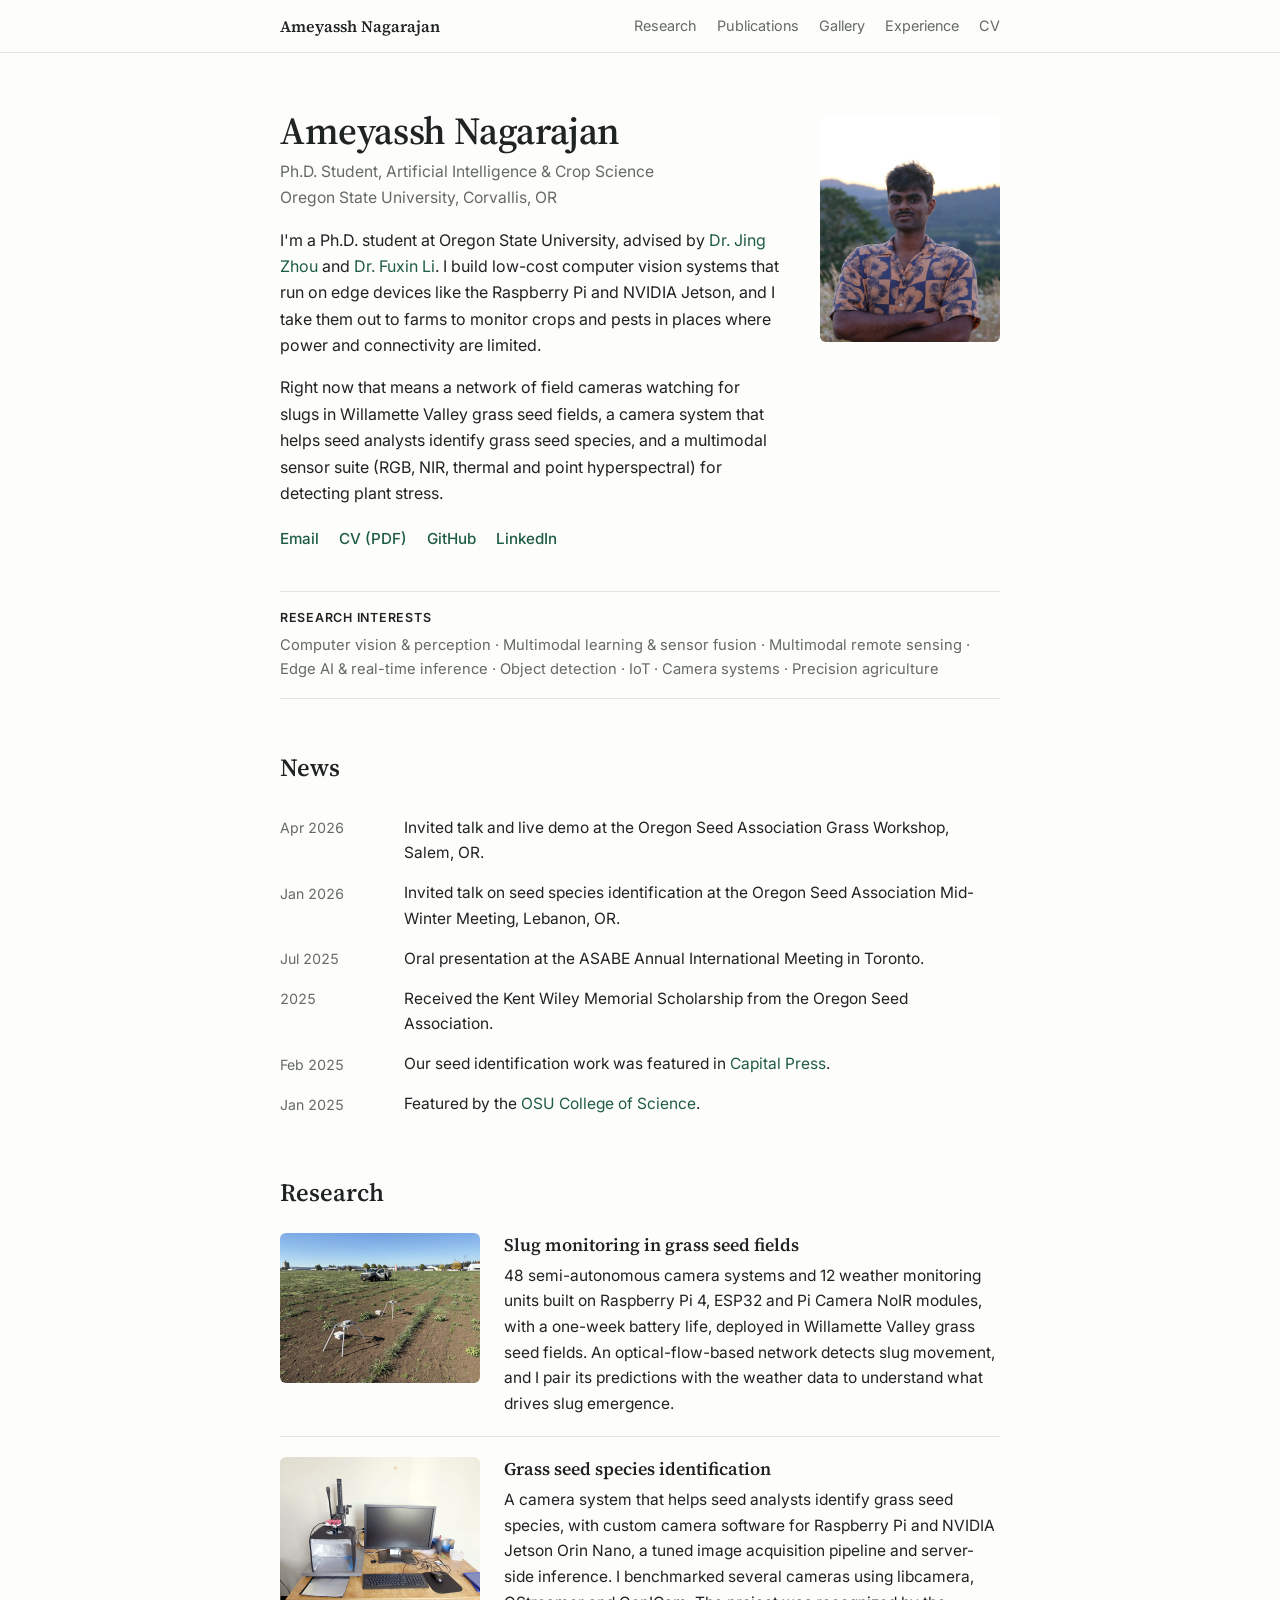
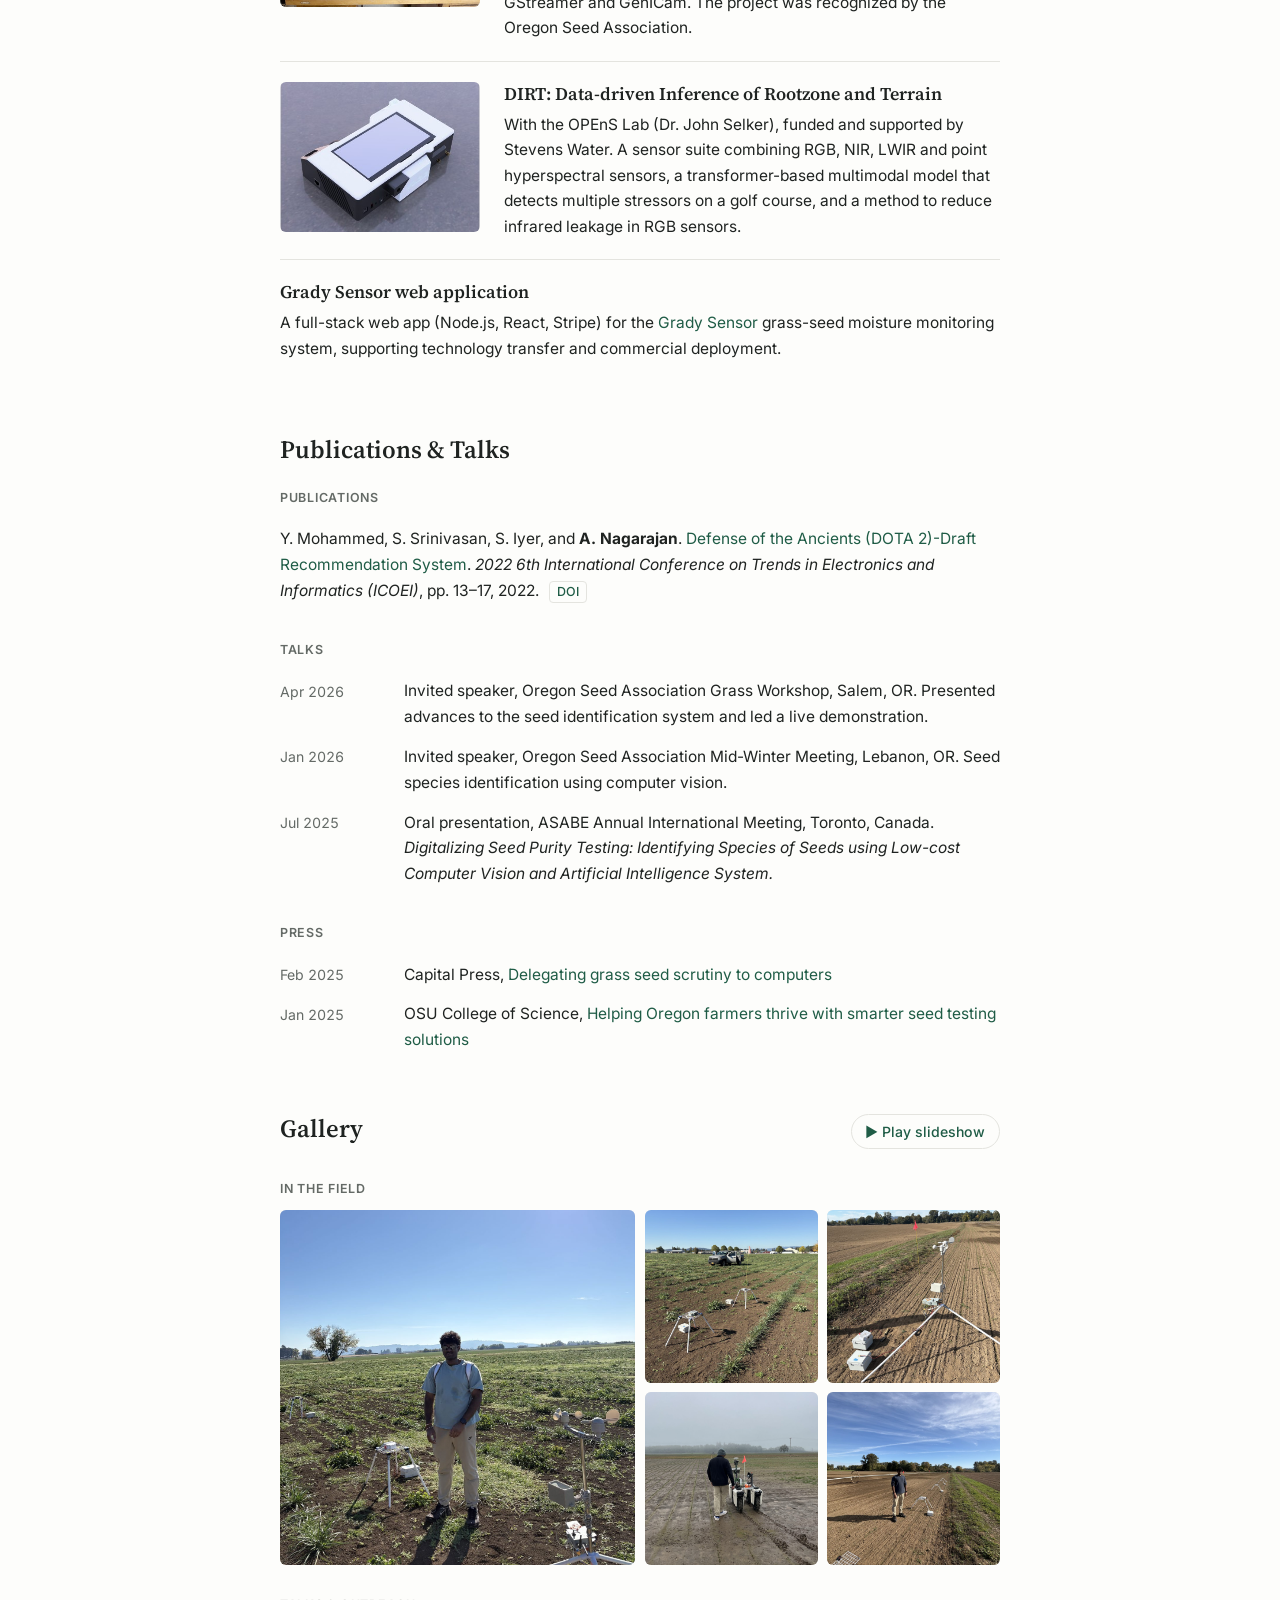
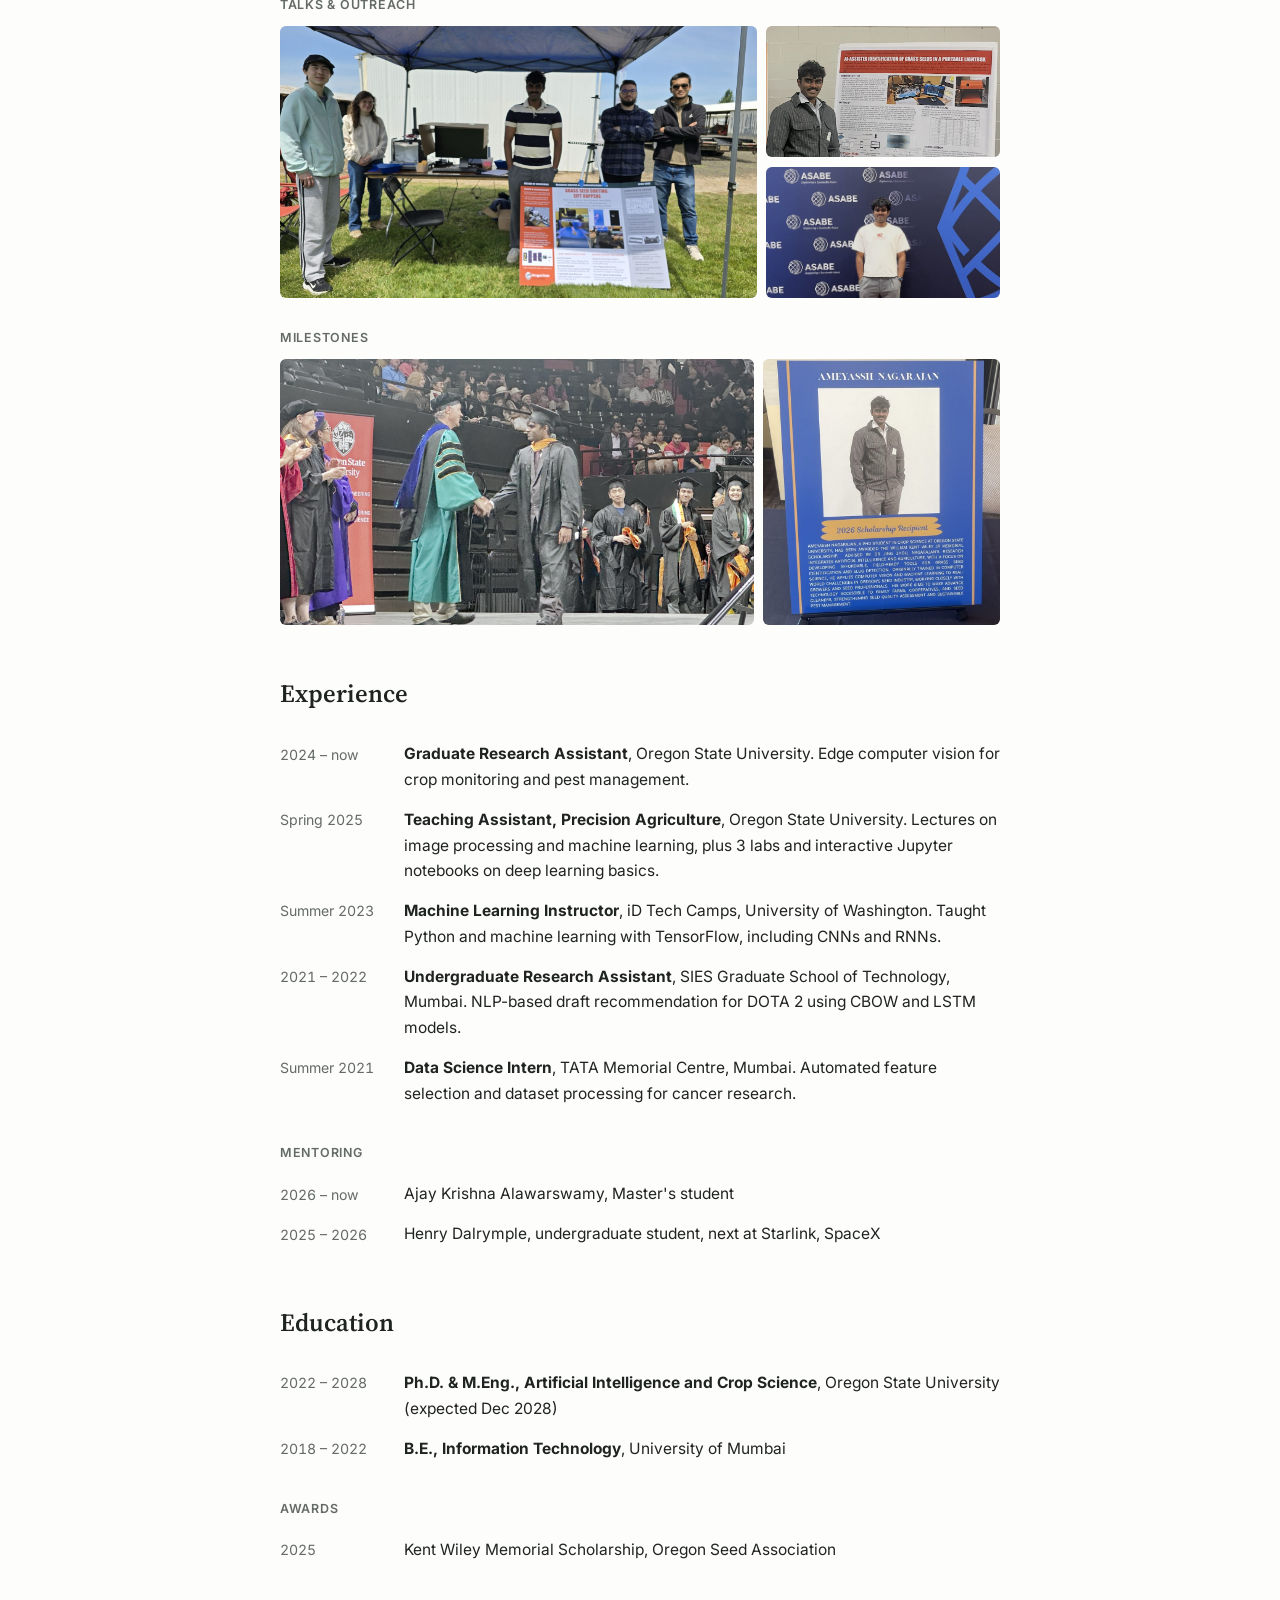
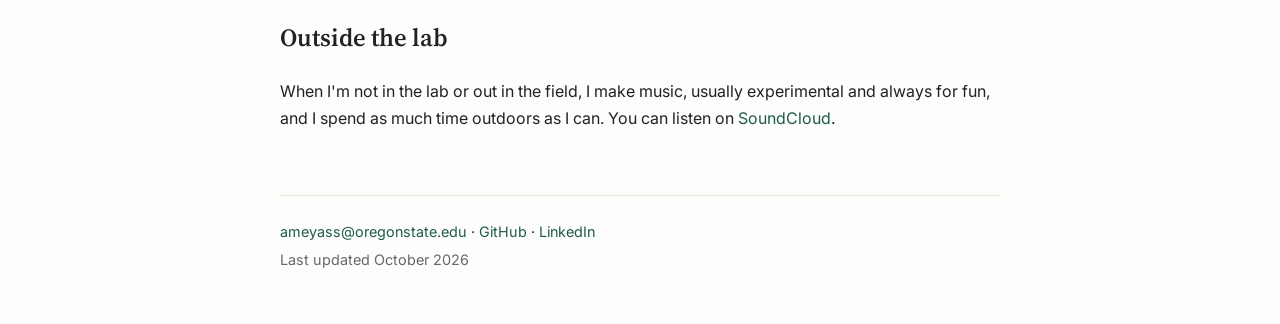
<file: docs/index.html>
<!DOCTYPE html>
<html lang="en">
<head>
  <meta charset="UTF-8">
  <meta name="viewport" content="width=device-width, initial-scale=1.0">
  <title>Ameyassh Nagarajan</title>
  <meta name="description" content="Ameyassh Nagarajan, Ph.D. student in Artificial Intelligence and Crop Science at Oregon State University. Low-cost, edge-deployable computer vision for crop monitoring and pest management.">
  <meta property="og:title" content="Ameyassh Nagarajan">
  <meta property="og:description" content="Ph.D. student in Artificial Intelligence and Crop Science at Oregon State University.">
  <meta property="og:image" content="https://ameyasshn7.github.io/assets/img/headshot.jpg">
  <meta property="og:url" content="https://ameyasshn7.github.io/">
  <meta name="color-scheme" content="light dark">
  <link rel="icon" href="assets/favicon.svg" type="image/svg+xml">
  <link rel="preconnect" href="https://fonts.googleapis.com">
  <link rel="preconnect" href="https://fonts.gstatic.com" crossorigin>
  <link href="https://fonts.googleapis.com/css2?family=Inter:wght@400;500;600&family=Source+Serif+4:opsz,wght@8..60,400;8..60,600&display=swap" rel="stylesheet">
  <link rel="stylesheet" href="style.css?v=20261017">
</head>
<body>

  <nav class="topnav" aria-label="Sections">
    <div class="wrap topnav-inner">
      <a class="brand" href="#top">Ameyassh Nagarajan</a>
      <div class="topnav-links">
        <a href="#research">Research</a>
        <a class="wide-only" href="#publications">Publications</a>
        <a href="#gallery">Gallery</a>
        <a class="wide-only" href="#experience">Experience</a>
        <a href="files/Ameyassh_Nagarajan_Resume.pdf">CV</a>
      </div>
    </div>
  </nav>

  <main class="wrap" id="top">

    <!-- ============ INTRO ============ -->
    <header class="intro">
      <div class="intro-text">
        <h1>Ameyassh Nagarajan</h1>
        <p class="role">Ph.D. Student, Artificial Intelligence &amp; Crop Science<br>Oregon State University, Corvallis, OR</p>

        <p>
          I'm a Ph.D. student at Oregon State University, advised by
          <a href="https://cropandsoil.oregonstate.edu/users/jing-zhou">Dr. Jing Zhou</a> and
          <a href="https://web.engr.oregonstate.edu/~lif/">Dr. Fuxin Li</a>.
          I build low-cost computer vision systems that run on edge devices like the Raspberry Pi and NVIDIA Jetson,
          and I take them out to farms to monitor crops and pests in places where power and connectivity are limited.
        </p>
        <p>
          Right now that means a network of field cameras watching for slugs in Willamette Valley grass seed fields,
          a camera system that helps seed analysts identify grass seed species, and a multimodal sensor suite
          (RGB, NIR, thermal and point hyperspectral) for detecting plant stress.
        </p>

        <ul class="links">
          <li><a href="mailto:ameyass@oregonstate.edu">Email</a></li>
          <li><a href="files/Ameyassh_Nagarajan_Resume.pdf">CV (PDF)</a></li>
          <li><a href="https://github.com/ameyasshn7">GitHub</a></li>
          <li><a href="https://www.linkedin.com/in/ameyasshn7/">LinkedIn</a></li>
        </ul>
      </div>

      <!-- Replace assets/img/headshot.jpg with your photo (portrait, about 4:5) -->
      <img class="headshot" src="assets/img/headshot.jpg" alt="Ameyassh Nagarajan" width="1000" height="1250">
    </header>

    <p class="interests">
      <span class="label">Research interests</span>
      <span>Computer vision &amp; perception</span> · <span>Multimodal learning &amp; sensor fusion</span> · <span>Multimodal remote sensing</span> · <span>Edge AI &amp; real-time inference</span> · <span>Object detection</span> · <span>IoT</span> · <span>Camera systems</span> · <span>Precision agriculture</span>
    </p>

    <!-- ============ NEWS ============ -->
    <section id="news">
      <h2>News</h2>
      <ul class="dated">
        <li><span class="date">Apr 2026</span><span>Invited talk and live demo at the Oregon Seed Association Grass Workshop, Salem, OR.</span></li>
        <li><span class="date">Jan 2026</span><span>Invited talk on seed species identification at the Oregon Seed Association Mid-Winter Meeting, Lebanon, OR.</span></li>
        <li><span class="date">Jul 2025</span><span>Oral presentation at the ASABE Annual International Meeting in Toronto.</span></li>
        <li><span class="date">2025</span><span>Received the Kent Wiley Memorial Scholarship from the Oregon Seed Association.</span></li>
        <li><span class="date">Feb 2025</span><span>Our seed identification work was featured in <a href="https://capitalpress.com/2025/02/21/delegating-grass-seed-scrutiny-to-computers/">Capital Press</a>.</span></li>
        <li><span class="date">Jan 2025</span><span>Featured by the <a href="https://science.oregonstate.edu/impact/2025/01/helping-oregon-farmers-thrive-with-smarter-seed-testing-solutions">OSU College of Science</a>.</span></li>
      </ul>
    </section>

    <!-- ============ RESEARCH ============ -->
    <section id="research">
      <h2>Research</h2>

      <article class="project">
        <img src="assets/img/research-slug.jpg" alt="Slug monitoring camera nodes in a grass seed field" loading="lazy" width="1200" height="900">
        <div>
          <h3>Slug monitoring in grass seed fields</h3>
          <p>
            48 semi-autonomous camera systems and 12 weather monitoring units built on Raspberry Pi 4, ESP32 and
            Pi Camera NoIR modules, with a one-week battery life, deployed in Willamette Valley grass seed fields.
            An optical-flow-based network detects slug movement, and I pair its predictions with the weather data
            to understand what drives slug emergence.
          </p>
        </div>
      </article>

      <article class="project">
        <img src="assets/img/research-seed.jpg" alt="Early prototype of the seed classification system, 2025" loading="lazy" width="1600" height="1200">
        <div>
          <h3>Grass seed species identification</h3>
          <p>
            A camera system that helps seed analysts identify grass seed species, with custom camera software for
            Raspberry Pi and NVIDIA Jetson Orin Nano, a tuned image acquisition pipeline and server-side inference.
            I benchmarked several cameras using libcamera, GStreamer and GenICam. The project was recognized by the
            Oregon Seed Association.
          </p>
        </div>
      </article>

      <article class="project">
        <img src="assets/img/research-dirt.jpg" alt="Rendering of the DIRT multimodal sensor unit" loading="lazy" width="388" height="290">
        <div>
          <h3>DIRT: Data-driven Inference of Rootzone and Terrain</h3>
          <p>
            With the OPEnS Lab (Dr. John Selker), funded and supported by Stevens Water. A sensor suite combining
            RGB, NIR, LWIR and point hyperspectral sensors, a transformer-based multimodal model that detects
            multiple stressors on a golf course, and a method to reduce infrared leakage in RGB sensors.
          </p>
        </div>
      </article>

      <article class="project no-img">
        <div>
          <h3>Grady Sensor web application</h3>
          <p>
            A full-stack web app (Node.js, React, Stripe) for the
            <a href="https://digiseedtech.com/">Grady Sensor</a> grass-seed moisture monitoring system,
            supporting technology transfer and commercial deployment.
          </p>
        </div>
      </article>
    </section>

    <!-- ============ PUBLICATIONS & TALKS ============ -->
    <section id="publications">
      <h2>Publications &amp; Talks</h2>

      <h3 class="sub">Publications</h3>
      <ul class="refs">
        <li>
          Y. Mohammed, S. Srinivasan, S. Iyer, and <strong>A. Nagarajan</strong>.
          <a href="https://ieeexplore.ieee.org/document/9776822">Defense of the Ancients (DOTA 2)-Draft Recommendation System</a>.
          <em>2022 6th International Conference on Trends in Electronics and Informatics (ICOEI)</em>, pp. 13–17, 2022.
          <a class="tag" href="https://doi.org/10.1109/ICOEI53556.2022.9776822">DOI</a>
        </li>
      </ul>

      <h3 class="sub">Talks</h3>
      <ul class="dated">
        <li><span class="date">Apr 2026</span><span>Invited speaker, Oregon Seed Association Grass Workshop, Salem, OR. Presented advances to the seed identification system and led a live demonstration.</span></li>
        <li><span class="date">Jan 2026</span><span>Invited speaker, Oregon Seed Association Mid-Winter Meeting, Lebanon, OR. Seed species identification using computer vision.</span></li>
        <li><span class="date">Jul 2025</span><span>Oral presentation, ASABE Annual International Meeting, Toronto, Canada. <em>Digitalizing Seed Purity Testing: Identifying Species of Seeds using Low-cost Computer Vision and Artificial Intelligence System.</em></span></li>
      </ul>

      <h3 class="sub">Press</h3>
      <ul class="dated">
        <li><span class="date">Feb 2025</span><span>Capital Press, <a href="https://capitalpress.com/2025/02/21/delegating-grass-seed-scrutiny-to-computers/">Delegating grass seed scrutiny to computers</a></span></li>
        <li><span class="date">Jan 2025</span><span>OSU College of Science, <a href="https://science.oregonstate.edu/impact/2025/01/helping-oregon-farmers-thrive-with-smarter-seed-testing-solutions">Helping Oregon farmers thrive with smarter seed testing solutions</a></span></li>
      </ul>
    </section>

    <!-- ============ GALLERY ============ -->
    <!-- To change a photo: replace the file in assets/img/ (same name) and edit the caption text below. -->
    <section id="gallery">
      <div class="section-head">
        <h2>Gallery</h2>
        <button type="button" class="slideshow-btn" id="slideshow-btn">▶&#xFE0E; Play slideshow</button>
      </div>

      <!-- Mosaic layout: the "feature" photo is the large tile. Captions show on hover and in the photo viewer. -->
      <h3 class="sub">In the field</h3>
      <div class="mosaic mosaic-field">
        <figure class="feature"><img src="assets/img/field-02.jpg" alt="Ameyassh in the field with slug monitoring nodes and a weather monitoring unit" loading="lazy" width="1200" height="1600" style="object-position: center 80%"><figcaption>Setting up slug monitoring nodes and a weather monitoring unit, Oct 2026</figcaption></figure>
        <figure><img src="assets/img/field-01.jpg" alt="Slug monitoring camera nodes in a grass seed field" loading="lazy" width="1600" height="1200"><figcaption>Slug monitoring camera nodes in a Willamette Valley grass seed field, Oct 2026</figcaption></figure>
        <figure><img src="assets/img/field-03.jpg" alt="Weather monitoring unit with anemometer and wind vane in a field" loading="lazy" width="1200" height="1600" style="object-position: center 25%"><figcaption>Weather monitoring unit with anemometer and wind vane, Oct 2026</figcaption></figure>
        <figure><img src="assets/img/field-04.jpg" alt="Ameyassh walking behind a farm-ng robot in a foggy field" loading="lazy" width="1200" height="1600" style="object-position: center 70%"><figcaption>Testing image stitching on a farm-ng robot with an NVIDIA Jetson and an e-con Systems camera</figcaption></figure>
        <figure><img src="assets/img/field-05.jpg" alt="Ameyassh standing next to a row of slug monitoring camera nodes in a tilled field" loading="lazy" width="1200" height="1600" style="object-position: center 70%"><figcaption>Checking a row of slug monitoring camera nodes in a grass seed field</figcaption></figure>
      </div>

      <h3 class="sub">Talks &amp; outreach</h3>
      <div class="mosaic mosaic-talks">
        <figure class="feature"><img src="assets/img/talk-hyslop-farm-day.jpg" alt="Ameyassh and teammates presenting a seed sorting system under a tent at Hyslop Farm Day" loading="lazy" width="1600" height="901"><figcaption>Presenting the seed sorting and identification system at Hyslop Farm Day, Albany, OR</figcaption></figure>
        <figure><img src="assets/img/talk-seed-ai-poster-2025.jpg" alt="Ameyassh next to the poster AI-Assisted Identification of Grass Seeds in a Portable Lightbox" loading="lazy" width="856" height="860" style="object-position: center 40%"><figcaption>Introducing the Seed AI system, Albany, Oregon, Jan 2025</figcaption></figure>
        <figure><img src="assets/img/conf-asabe-2025.jpg" alt="Ameyassh in front of the ASABE backdrop at the 2025 Annual International Meeting" loading="lazy" width="1600" height="569"><figcaption>ASABE Annual International Meeting, Toronto, Jul 2025</figcaption></figure>
      </div>

      <h3 class="sub">Milestones</h3>
      <div class="mosaic mosaic-milestones">
        <figure><img src="assets/img/milestone-ms-commencement.jpg" alt="Ameyassh shaking hands on stage at his master's commencement at Oregon State University" loading="lazy" width="1600" height="900"><figcaption>Master's commencement, Oregon State University</figcaption></figure>
        <figure><img src="assets/img/milestone-scholarship-board.jpg" alt="Scholarship recipient board for Ameyassh Nagarajan, William Kent Wiley Jr. Memorial Research Scholarship" loading="lazy" width="768" height="960"><figcaption>Kent Wiley Memorial Scholarship recipient, Oregon Seed Association</figcaption></figure>
      </div>
    </section>

    <!-- ============ EXPERIENCE ============ -->
    <section id="experience">
      <h2>Experience</h2>
      <ul class="dated">
        <li><span class="date">2024 – now</span><span><strong>Graduate Research Assistant</strong>, Oregon State University. Edge computer vision for crop monitoring and pest management.</span></li>
        <li><span class="date">Spring 2025</span><span><strong>Teaching Assistant, Precision Agriculture</strong>, Oregon State University. Lectures on image processing and machine learning, plus 3 labs and interactive Jupyter notebooks on deep learning basics.</span></li>
        <li><span class="date">Summer 2023</span><span><strong>Machine Learning Instructor</strong>, iD Tech Camps, University of Washington. Taught Python and machine learning with TensorFlow, including CNNs and RNNs.</span></li>
        <li><span class="date">2021 – 2022</span><span><strong>Undergraduate Research Assistant</strong>, SIES Graduate School of Technology, Mumbai. NLP-based draft recommendation for DOTA 2 using CBOW and LSTM models.</span></li>
        <li><span class="date">Summer 2021</span><span><strong>Data Science Intern</strong>, TATA Memorial Centre, Mumbai. Automated feature selection and dataset processing for cancer research.</span></li>
      </ul>

      <h3 class="sub">Mentoring</h3>
      <ul class="dated">
        <li><span class="date">2026 – now</span><span>Ajay Krishna Alawarswamy, Master's student</span></li>
        <li><span class="date">2025 – 2026</span><span>Henry Dalrymple, undergraduate student, next at Starlink, SpaceX</span></li>
      </ul>
    </section>

    <!-- ============ EDUCATION ============ -->
    <section id="education">
      <h2>Education</h2>
      <ul class="dated">
        <li><span class="date">2022 – 2028</span><span><strong>Ph.D. &amp; M.Eng., Artificial Intelligence and Crop Science</strong>, Oregon State University (expected Dec 2028)</span></li>
        <li><span class="date">2018 – 2022</span><span><strong>B.E., Information Technology</strong>, University of Mumbai</span></li>
      </ul>

      <h3 class="sub">Awards</h3>
      <ul class="dated">
        <li><span class="date">2025</span><span>Kent Wiley Memorial Scholarship, Oregon Seed Association</span></li>
      </ul>
    </section>

    <!-- ============ OUTSIDE THE LAB ============ -->
    <section id="outside">
      <h2>Outside the lab</h2>
      <p>
        When I'm not in the lab or out in the field, I make music, usually experimental and always for fun,
        and I spend as much time outdoors as I can. You can listen on
        <a href="https://soundcloud.com/amehmusic">SoundCloud</a>.
      </p>
    </section>

  </main>

  <footer class="wrap">
    <div class="footer">
      <p>
        <a href="mailto:ameyass@oregonstate.edu">ameyass@oregonstate.edu</a> ·
        <a href="https://github.com/ameyasshn7">GitHub</a> ·
        <a href="https://www.linkedin.com/in/ameyasshn7/">LinkedIn</a>
      </p>
      <p class="muted">Last updated October 2026</p>
    </div>
  </footer>

  <!-- Photo viewer: click a photo to open it, then use the arrows, ← / → keys or swipe to browse -->
  <dialog id="viewer" aria-label="Photo viewer">
    <button class="close" type="button" aria-label="Close">×</button>
    <button class="nav prev" type="button" aria-label="Previous photo">‹</button>
    <button class="nav next" type="button" aria-label="Next photo">›</button>
    <figure class="viewer-figure">
      <img class="viewer-img" alt="">
      <figcaption class="viewer-meta">
        <span class="viewer-caption"></span>
        <span class="viewer-bar">
          <span class="viewer-count"></span>
          <button class="play" type="button" aria-pressed="false">Play slideshow</button>
        </span>
      </figcaption>
    </figure>
  </dialog>

  <script src="app.js?v=20261017"></script>
</body>
</html>
</file>
<file: docs/style.css>
/* ------------------------------------------------------------------
   Ameyassh Nagarajan, personal site
   Clean single-column layout. Colors live in the variables below.
------------------------------------------------------------------- */

:root {
  --bg: #fdfdfb;
  --text: #1f2321;
  --muted: #646a66;
  --rule: #e4e4df;
  --accent: #1f5c46;          /* links */
  --accent-hover: #12402f;
  --placeholder: #ecebe6;
  --serif: "Source Serif 4", Georgia, "Times New Roman", serif;
  --sans: "Inter", -apple-system, BlinkMacSystemFont, "Segoe UI", Roboto, sans-serif;
  --width: 760px;
}

@media (prefers-color-scheme: dark) {
  :root {
    --bg: #141615;
    --text: #e6e8e6;
    --muted: #9aa19c;
    --rule: #2b2f2d;
    --accent: #7cc4a5;
    --accent-hover: #a5dcc4;
    --placeholder: #232624;
  }
}

* { box-sizing: border-box; }

html { scroll-behavior: smooth; scroll-padding-top: 4.5rem; }

body {
  margin: 0;
  background: var(--bg);
  color: var(--text);
  font-family: var(--sans);
  font-size: 16px;
  line-height: 1.65;
  -webkit-font-smoothing: antialiased;
}

.wrap {
  max-width: var(--width);
  margin: 0 auto;
  padding: 0 1.25rem;
}

a { color: var(--accent); text-decoration: none; }
a:hover { color: var(--accent-hover); text-decoration: underline; text-underline-offset: 3px; }

img { display: block; max-width: 100%; height: auto; }

/* ---------------- Top navigation ---------------- */
.topnav {
  position: sticky;
  top: 0;
  z-index: 10;
  background: color-mix(in srgb, var(--bg) 92%, transparent);
  backdrop-filter: saturate(140%) blur(8px);
  -webkit-backdrop-filter: saturate(140%) blur(8px);
  border-bottom: 1px solid var(--rule);
}
.topnav-inner {
  display: flex;
  align-items: center;
  justify-content: space-between;
  gap: 1rem;
  height: 3.25rem;
}
.brand {
  font-family: var(--serif);
  font-weight: 600;
  color: var(--text);
  white-space: nowrap;
}
.brand:hover { color: var(--text); text-decoration: none; }
.topnav-links { display: flex; gap: 1.25rem; font-size: 0.9rem; }
.topnav-links a { color: var(--muted); }
.topnav-links a:hover { color: var(--text); text-decoration: none; }

/* ---------------- Intro ---------------- */
.intro {
  display: grid;
  grid-template-columns: 1fr 180px;
  gap: 2.5rem;
  align-items: start;
  padding-top: 3.5rem;
}
h1 {
  font-family: var(--serif);
  font-weight: 600;
  font-size: 2.4rem;
  line-height: 1.15;
  letter-spacing: -0.01em;
  margin: 0 0 0.35rem;
}
.role {
  color: var(--muted);
  margin: 0 0 1.5rem;
  font-size: 0.98rem;
}
.intro p { margin: 0 0 1rem; }
.headshot {
  width: 180px;
  aspect-ratio: 4 / 5;
  object-fit: cover;
  border-radius: 6px;
  background: var(--placeholder);
  margin-top: 0.5rem;
}
.links {
  list-style: none;
  padding: 0;
  margin: 1.25rem 0 0;
  display: flex;
  flex-wrap: wrap;
  gap: 0.4rem 1.25rem;
  font-weight: 500;
  font-size: 0.95rem;
}

.interests {
  margin: 2.5rem 0 0;
  padding: 1rem 0;
  border-top: 1px solid var(--rule);
  border-bottom: 1px solid var(--rule);
  color: var(--muted);
  font-size: 0.92rem;
}
.interests span { white-space: nowrap; }
.label {
  display: block;
  color: var(--text);
  font-weight: 600;
  font-size: 0.78rem;
  letter-spacing: 0.06em;
  text-transform: uppercase;
  margin-bottom: 0.25rem;
}

/* ---------------- Sections ---------------- */
section { padding-top: 3rem; }

h2 {
  font-family: var(--serif);
  font-weight: 600;
  font-size: 1.55rem;
  margin: 0 0 1.25rem;
}
h3 {
  font-family: var(--serif);
  font-weight: 600;
  font-size: 1.12rem;
  line-height: 1.35;
  margin: 0 0 0.35rem;
}
h3.sub {
  font-family: var(--sans);
  font-size: 0.78rem;
  font-weight: 600;
  letter-spacing: 0.06em;
  text-transform: uppercase;
  color: var(--muted);
  margin: 2rem 0 0.75rem;
}
h2 + h3.sub { margin-top: 0; }

/* Date + text lists (news, talks, experience, education) */
.dated {
  list-style: none;
  padding: 0;
  margin: 0;
}
.dated li {
  display: grid;
  grid-template-columns: 6.75rem 1fr;
  gap: 1rem;
  padding: 0.45rem 0;
  font-size: 0.97rem;
}
.dated .date {
  color: var(--muted);
  font-size: 0.88rem;
  font-variant-numeric: tabular-nums;
  padding-top: 0.08rem;
  white-space: nowrap;
}

/* Publications */
.refs { list-style: none; padding: 0; margin: 0; }
.refs li { padding: 0.45rem 0; font-size: 0.97rem; }
.tag {
  display: inline-block;
  margin-left: 0.35rem;
  padding: 0 0.45rem;
  border: 1px solid var(--rule);
  border-radius: 4px;
  font-size: 0.78rem;
  font-weight: 500;
  line-height: 1.6;
}
.tag:hover { text-decoration: none; border-color: var(--accent); }

/* Research projects */
.project {
  display: grid;
  grid-template-columns: 200px 1fr;
  gap: 1.5rem;
  padding: 1.25rem 0;
  border-top: 1px solid var(--rule);
}
.project:first-of-type { border-top: 0; padding-top: 0; }
.project img {
  width: 200px;
  aspect-ratio: 4 / 3;
  object-fit: cover;
  border-radius: 6px;
  background: var(--placeholder);
  cursor: zoom-in;
}
.project p { margin: 0; font-size: 0.97rem; }
.project.no-img { grid-template-columns: 1fr; }   /* project without a photo */

/* Gallery */
.grid {
  display: grid;
  grid-template-columns: repeat(3, 1fr);
  gap: 1rem;
}
figure { margin: 0; }
.grid figure img {
  width: 100%;
  aspect-ratio: 4 / 3;
  object-fit: cover;
  border-radius: 6px;
  background: var(--placeholder);
  cursor: zoom-in;
  transition: opacity 0.15s ease;
}
.grid figure img:hover { opacity: 0.88; }
/* A wide photo (group shots, stage photos) takes the whole row at 16:9 instead of being cropped to 4:3 */
figure.wide { grid-column: 1 / -1; }
figure.wide img { aspect-ratio: 16 / 9; }
/* Two columns wide, sized to line up with a tall photo next to it */
figure.span2 { grid-column: span 2; }
figure.span2 img { aspect-ratio: 5 / 3; }
/* A portrait photo that should stay tall (e.g. a poster or board) */
figure.tall img { aspect-ratio: 4 / 5; }
.grid figcaption {
  color: var(--muted);
  font-size: 0.82rem;
  line-height: 1.45;
  margin-top: 0.45rem;
}

#outside p { margin: 0; }

/* Footer */
.footer {
  margin-top: 4rem;
  padding-top: 1.5rem;
  padding-bottom: 3rem;
  border-top: 1px solid var(--rule);
  font-size: 0.9rem;
}
.footer p { margin: 0 0 0.25rem; }
.muted { color: var(--muted); }

/* Gallery mosaics: one large photo with smaller ones beside it, no empty gaps */
.mosaic {
  display: grid;
  gap: 0.6rem;
}
.mosaic figure {
  position: relative;
  margin: 0;
  overflow: hidden;
  border-radius: 6px;
  background: var(--placeholder);
}
.mosaic img {
  position: absolute;          /* the tile's size comes from the grid, not from the photo */
  inset: 0;
  width: 100%;
  height: 100%;
  object-fit: cover;
  cursor: zoom-in;
  transition: transform 0.35s ease;
}
.mosaic figure:hover img { transform: scale(1.03); }
.mosaic img:focus-visible { outline: 3px solid var(--accent); outline-offset: -3px; }
.mosaic figcaption {
  position: absolute;
  inset: auto 0 0 0;
  padding: 2rem 0.75rem 0.6rem;
  color: #fff;
  font-size: 0.8rem;
  line-height: 1.35;
  background: linear-gradient(to top, rgba(0, 0, 0, 0.7), rgba(0, 0, 0, 0));
  opacity: 0;
  transition: opacity 0.2s ease;
  pointer-events: none;
}
.mosaic figure:hover figcaption,
.mosaic figure:focus-within figcaption { opacity: 1; }
/* touch screens have no hover: keep the big photo's caption visible, the rest show in the viewer */
@media (hover: none) {
  .mosaic figure.feature figcaption { opacity: 1; }
}
@media (prefers-reduced-motion: reduce) {
  .mosaic img, .mosaic figcaption { transition: none; }
  .mosaic figure:hover img { transform: none; }
}

/* In the field: 1 large square + 4 small squares (extra photos continue in rows of 4) */
.mosaic-field { grid-template-columns: repeat(4, 1fr); }
.mosaic-field figure { aspect-ratio: 1 / 1; }
.mosaic-field figure.feature { grid-column: span 2; grid-row: span 2; aspect-ratio: auto; }

/* Talks: 1 large 16:9 + 2 stacked beside it */
.mosaic-talks { grid-template-columns: repeat(3, 1fr); }
.mosaic-talks figure { aspect-ratio: 16 / 9; }
.mosaic-talks figure.feature { grid-column: span 2; grid-row: span 2; aspect-ratio: auto; }

/* Milestones: wide photo + tall photo, same height */
.mosaic-milestones { grid-template-columns: 2fr 1fr; }
.mosaic-milestones figure:first-child { aspect-ratio: 16 / 9; }

/* Gallery heading with the slideshow button */
.section-head {
  display: flex;
  align-items: baseline;
  justify-content: space-between;
  gap: 1rem;
  margin-bottom: 1.25rem;
}
.section-head h2 { margin: 0; }
.slideshow-btn {
  font: inherit;
  font-size: 0.88rem;
  font-weight: 500;
  color: var(--accent);
  background: none;
  border: 1px solid var(--rule);
  border-radius: 999px;
  padding: 0.3rem 0.85rem;
  cursor: pointer;
}
.slideshow-btn:hover { border-color: var(--accent); }

/* Photo viewer */
dialog#viewer {
  border: 0;
  padding: 0;
  background: rgba(12, 14, 13, 0.97);
  max-width: 100vw;
  max-height: 100vh;
  width: 100vw;
  height: 100vh;
  overflow: hidden;
}
dialog#viewer::backdrop { background: rgba(10, 12, 11, 0.92); }
.viewer-figure {
  height: 100%;
  display: flex;
  flex-direction: column;
  align-items: center;
  justify-content: center;
  padding: 3.5rem 4.5rem 1.25rem;
  gap: 0.85rem;
}
.viewer-img {
  max-width: 100%;
  max-height: calc(100vh - 9rem);
  object-fit: contain;
  border-radius: 4px;
  user-select: none;
}
.viewer-img.fade { animation: viewer-fade 0.35s ease; }
@keyframes viewer-fade { from { opacity: 0; } to { opacity: 1; } }
.viewer-meta {
  width: min(100%, 900px);
  display: flex;
  justify-content: space-between;
  align-items: baseline;
  gap: 1rem;
  color: #e6e8e6;
  font-size: 0.9rem;
  line-height: 1.45;
}
.viewer-bar { display: flex; align-items: baseline; gap: 1rem; white-space: nowrap; color: #a9b0ab; }
dialog#viewer button { font: inherit; cursor: pointer; }
dialog#viewer .play {
  background: none;
  border: 1px solid rgba(255, 255, 255, 0.3);
  border-radius: 999px;
  color: #e6e8e6;
  font-size: 0.82rem;
  padding: 0.2rem 0.75rem;
}
dialog#viewer .play:hover { border-color: #fff; }
dialog#viewer .close {
  position: fixed;
  top: 0.75rem;
  right: 1rem;
  background: none;
  border: 0;
  color: #fff;
  font-size: 2rem;
  line-height: 1;
  padding: 0.25rem 0.5rem;
}
dialog#viewer .nav {
  position: fixed;
  top: 50%;
  transform: translateY(-50%);
  width: 2.75rem;
  height: 2.75rem;
  border-radius: 50%;
  border: 0;
  background: rgba(255, 255, 255, 0.12);
  color: #fff;
  font-size: 1.9rem;
  line-height: 1;
  display: grid;
  place-items: center;
  padding-bottom: 0.2rem;
}
dialog#viewer .nav:hover { background: rgba(255, 255, 255, 0.24); }
dialog#viewer .prev { left: 1rem; }
dialog#viewer .next { right: 1rem; }
dialog#viewer [hidden] { display: none !important; }

/* ---------------- Small screens ---------------- */
@media (max-width: 720px) {
  .topnav-links { gap: 1rem; }
  .topnav-links .wide-only { display: none; }   /* phones: just Research, Gallery, CV */
  .intro {
    grid-template-columns: 1fr;
    gap: 1.5rem;
    padding-top: 2rem;
  }
  .headshot { width: 140px; order: -1; margin-top: 0; }
  h1 { font-size: 2rem; }
  .project { grid-template-columns: 1fr; gap: 0.85rem; }
  .project img { width: 100%; }
  .grid { grid-template-columns: repeat(2, 1fr); gap: 0.75rem; }
  .mosaic { gap: 0.4rem; }
  .mosaic-field { grid-template-columns: repeat(2, 1fr); }   /* large photo full width, then 2 x 2 */
  .mosaic-field figure.feature { grid-row: auto; aspect-ratio: 1 / 1; }
  .mosaic-talks { grid-template-columns: repeat(2, 1fr); }   /* large photo full width, then 2 side by side */
  .mosaic-talks figure.feature { grid-row: auto; aspect-ratio: 16 / 9; }
  .dated li { grid-template-columns: 1fr; gap: 0; }
  .viewer-figure { padding: 3.25rem 0.75rem 1rem; }
  .viewer-meta { flex-direction: column; gap: 0.4rem; }
  dialog#viewer .nav { top: auto; bottom: 1rem; transform: none; width: 2.5rem; height: 2.5rem; }
  dialog#viewer .prev { left: auto; right: 4rem; }
  dialog#viewer .next { right: 1rem; }
  .viewer-img { max-height: calc(100vh - 12rem); }
}
</file>
